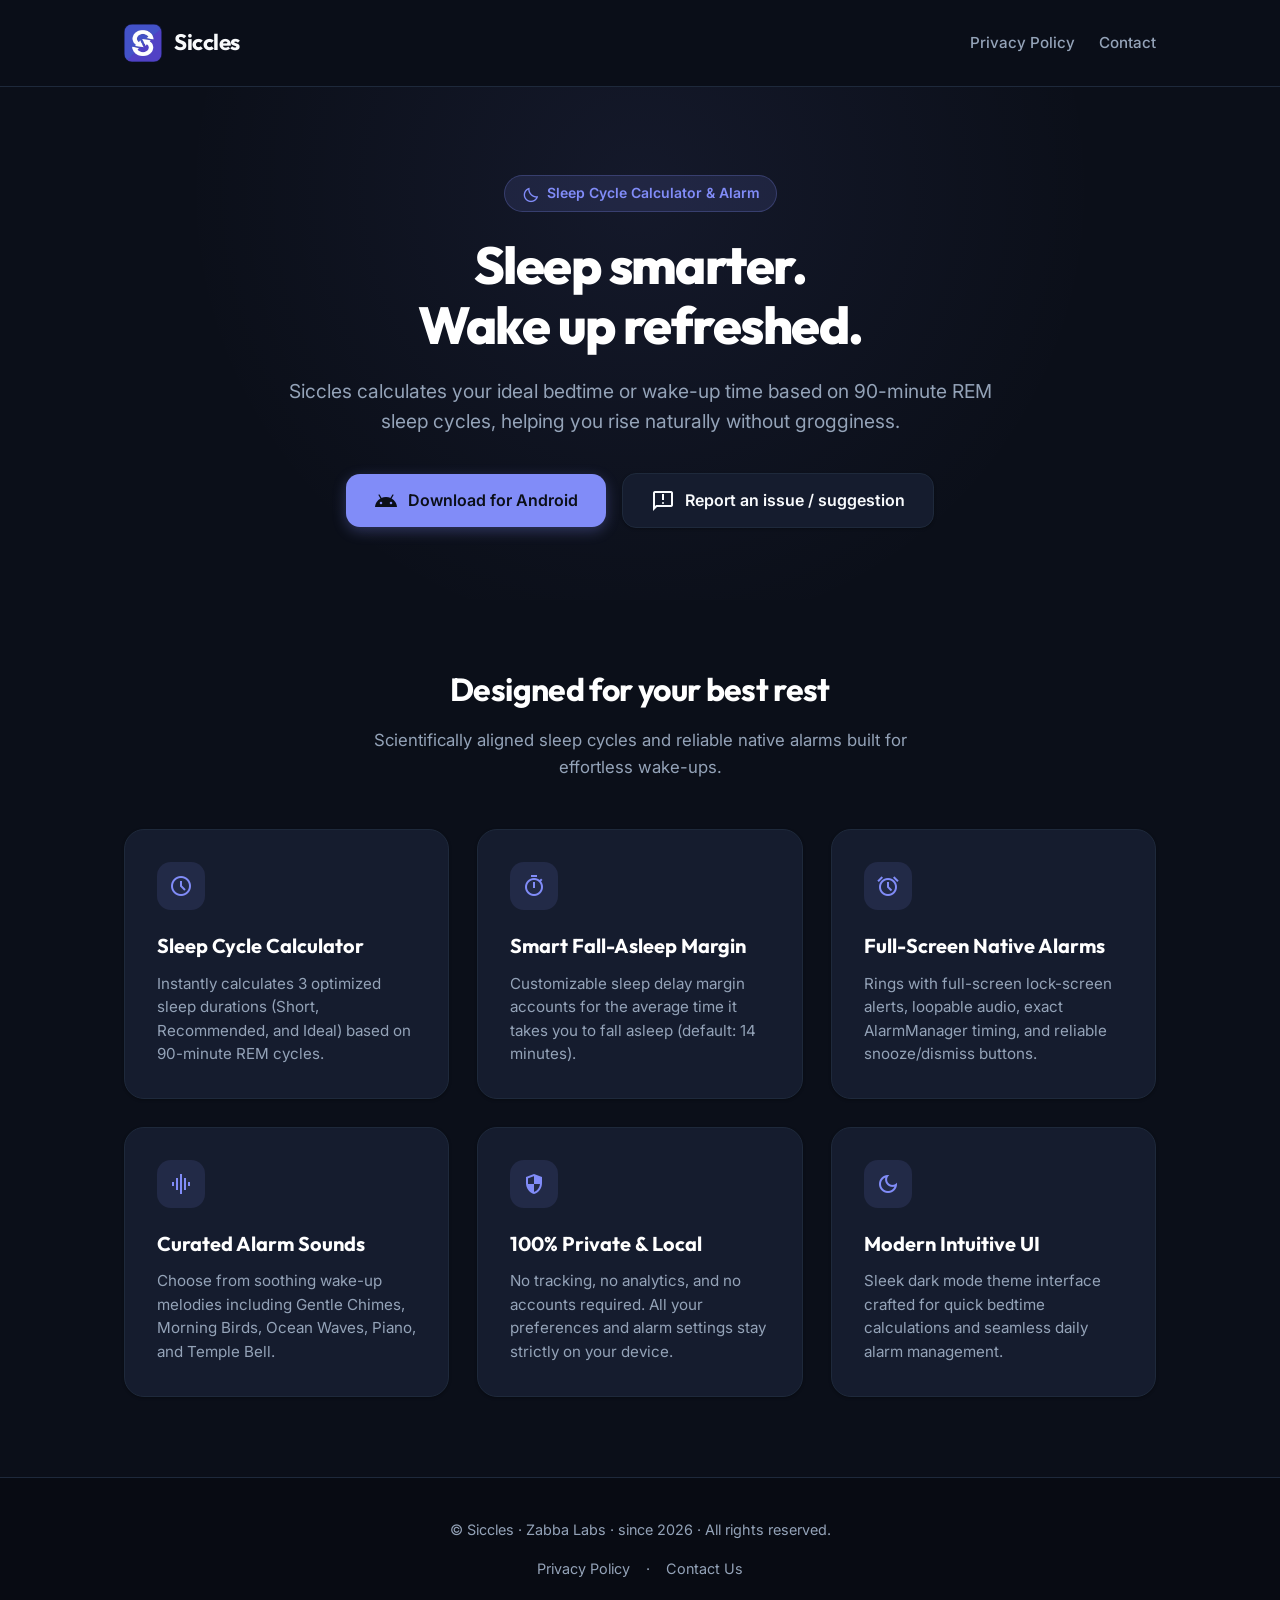
<file: index.html>
<!DOCTYPE html>
<html lang="en">
<head>
  <meta charset="UTF-8" />
  <meta name="viewport" content="width=device-width, initial-scale=1.0" />
  <title>Siccles - Sleep Cycle Calculator & Smart Alarm</title>
  <meta name="description" content="Siccles calculates optimal wake-up and bedtimes based on 90-minute REM sleep cycles so you wake up refreshed and energized every morning." />
  <link rel="icon" type="image/png" href="assets/favicon.png" />
  <link rel="stylesheet" href="style.css" />
  <!-- Google Fonts & Icons -->
  <link rel="preconnect" href="https://fonts.googleapis.com" />
  <link rel="preconnect" href="https://fonts.gstatic.com" crossorigin />
  <link href="https://fonts.googleapis.com/css2?family=Inter:wght@400;500;600&family=Outfit:wght@600;700;800&display=swap" rel="stylesheet" />
  <link rel="stylesheet" href="https://fonts.googleapis.com/css2?family=Material+Symbols+Outlined:opsz,wght,FILL,GRAD@24,400,0,0" />
</head>
<body>

  <!-- Top Navigation Header -->
  <header>
    <div class="container">
      <a href="index.html" class="brand" id="brand-logo-link">
        <img src="assets/logo.png" alt="Siccles Icon" />
        <span>Siccles</span>
      </a>
      <nav>
        <a href="privacy.html" id="nav-privacy">Privacy Policy</a>
        <a href="mailto:zbcdevo@gmail.com" id="nav-contact">Contact</a>
      </nav>
    </div>
  </header>

  <!-- Hero Section -->
  <section class="hero">
    <div class="container">
      <div class="hero-content">
        <div class="hero-badge">
          <span class="material-symbols-outlined" style="font-size: 18px;">bedtime</span>
          Sleep Cycle Calculator & Alarm
        </div>
        <h1>Sleep smarter.<br />Wake up refreshed.</h1>
        <p>
          Siccles calculates your ideal bedtime or wake-up time based on 90-minute REM sleep cycles, helping you rise naturally without grogginess.
        </p>
        <div class="btn-group">
          <a href="#download" class="btn btn-primary" id="hero-cta-download">
            <span class="material-symbols-outlined">android</span>
            Download for Android
          </a>
          <a href="https://github.com/zbcdevo/siccles-page/issues" target="_blank" rel="noopener" class="btn btn-secondary" id="hero-cta-feedback">
            <span class="material-symbols-outlined">feedback</span>
            Report an issue / suggestion
          </a>
        </div>
      </div>
    </div>
  </section>

  <!-- Features Section -->
  <section class="features-section">
    <div class="container">
      <div class="section-header">
        <h2>Designed for your best rest</h2>
        <p>Scientifically aligned sleep cycles and reliable native alarms built for effortless wake-ups.</p>
      </div>

      <div class="grid">
        <div class="card" id="feature-cycles">
          <span class="material-symbols-outlined card-icon">schedule</span>
          <h3>Sleep Cycle Calculator</h3>
          <p>Instantly calculates 3 optimized sleep durations (Short, Recommended, and Ideal) based on 90-minute REM cycles.</p>
        </div>

        <div class="card" id="feature-latency">
          <span class="material-symbols-outlined card-icon">timer</span>
          <h3>Smart Fall-Asleep Margin</h3>
          <p>Customizable sleep delay margin accounts for the average time it takes you to fall asleep (default: 14 minutes).</p>
        </div>

        <div class="card" id="feature-alarm">
          <span class="material-symbols-outlined card-icon">alarm</span>
          <h3>Full-Screen Native Alarms</h3>
          <p>Rings with full-screen lock-screen alerts, loopable audio, exact AlarmManager timing, and reliable snooze/dismiss buttons.</p>
        </div>

        <div class="card" id="feature-sounds">
          <span class="material-symbols-outlined card-icon">graphic_eq</span>
          <h3>Curated Alarm Sounds</h3>
          <p>Choose from soothing wake-up melodies including Gentle Chimes, Morning Birds, Ocean Waves, Piano, and Temple Bell.</p>
        </div>

        <div class="card" id="feature-privacy">
          <span class="material-symbols-outlined card-icon">security</span>
          <h3>100% Private & Local</h3>
          <p>No tracking, no analytics, and no accounts required. All your preferences and alarm settings stay strictly on your device.</p>
        </div>

        <div class="card" id="feature-ui">
          <span class="material-symbols-outlined card-icon">dark_mode</span>
          <h3>Modern Intuitive UI</h3>
          <p>Sleek dark mode theme interface crafted for quick bedtime calculations and seamless daily alarm management.</p>
        </div>
      </div>
    </div>
  </section>

  <!-- Footer Section -->
  <footer>
    <div class="container">
      <div>
        © <a href="index.html">Siccles</a> · <a href="https://zabbalabs.com" target="_blank" rel="noopener">Zabba Labs</a> · since 2026 · All rights reserved.
      </div>
      <div class="footer-links">
        <a href="privacy.html" id="footer-privacy">Privacy Policy</a> ·
        <a href="mailto:zbcdevo@gmail.com" id="footer-contact">Contact Us</a>
      </div>
    </div>
  </footer>

</body>
</html>
</file>
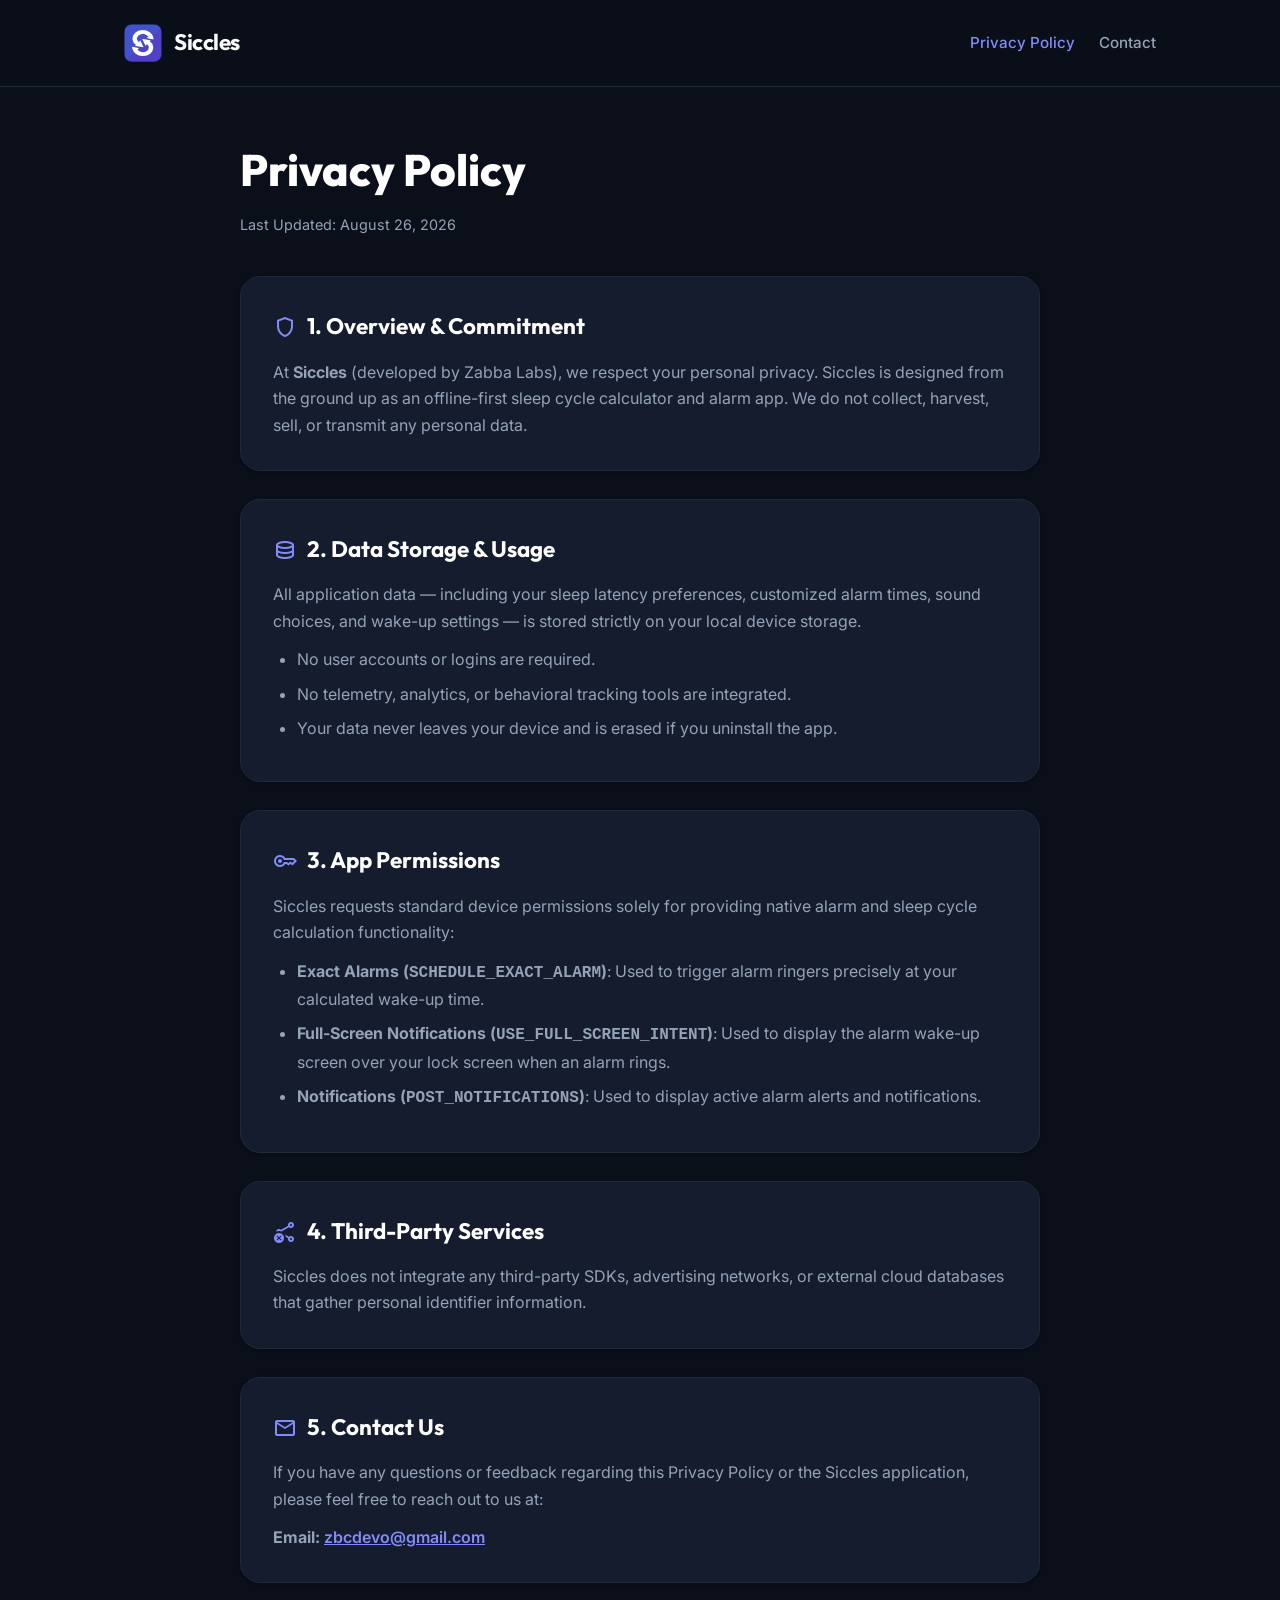
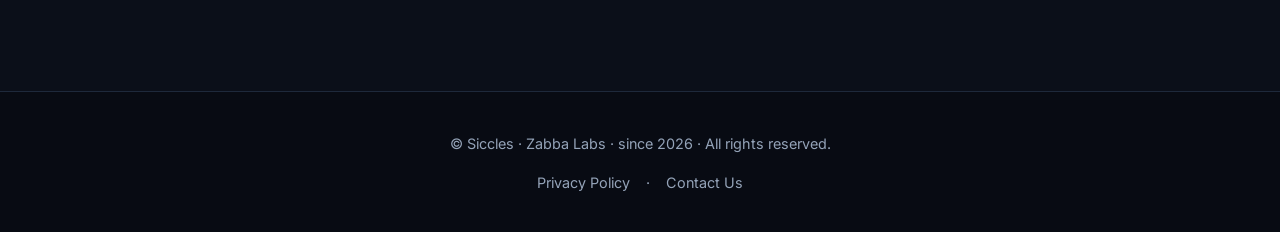
<file: privacy.html>
<!DOCTYPE html>
<html lang="en">
<head>
  <meta charset="UTF-8" />
  <meta name="viewport" content="width=device-width, initial-scale=1.0" />
  <title>Privacy Policy - Siccles</title>
  <meta name="description" content="Privacy Policy for Siccles Sleep Cycle Calculator and Alarm application." />
  <link rel="icon" type="image/png" href="assets/favicon.png" />
  <link rel="stylesheet" href="style.css" />
  <!-- Google Fonts & Icons -->
  <link rel="preconnect" href="https://fonts.googleapis.com" />
  <link rel="preconnect" href="https://fonts.gstatic.com" crossorigin />
  <link href="https://fonts.googleapis.com/css2?family=Inter:wght@400;500;600&family=Outfit:wght@600;700;800&display=swap" rel="stylesheet" />
  <link rel="stylesheet" href="https://fonts.googleapis.com/css2?family=Material+Symbols+Outlined:opsz,wght,FILL,GRAD@24,400,0,0" />
</head>
<body>

  <!-- Top Navigation Header -->
  <header>
    <div class="container">
      <a href="index.html" class="brand" id="brand-logo-link">
        <img src="assets/logo.png" alt="Siccles Icon" />
        <span>Siccles</span>
      </a>
      <nav>
        <a href="privacy.html" id="nav-privacy" style="color: var(--accent);">Privacy Policy</a>
        <a href="mailto:zbcdevo@gmail.com" id="nav-contact">Contact</a>
      </nav>
    </div>
  </header>

  <!-- Privacy Policy Content -->
  <main class="container content-section">
    <h1>Privacy Policy</h1>
    <span class="last-updated">Last Updated: August 26, 2026</span>

    <div class="policy-block">
      <h2>
        <span class="material-symbols-outlined">shield</span>
        1. Overview & Commitment
      </h2>
      <p>
        At <strong>Siccles</strong> (developed by Zabba Labs), we respect your personal privacy. Siccles is designed from the ground up as an offline-first sleep cycle calculator and alarm app. We do not collect, harvest, sell, or transmit any personal data.
      </p>
    </div>

    <div class="policy-block">
      <h2>
        <span class="material-symbols-outlined">database</span>
        2. Data Storage & Usage
      </h2>
      <p>
        All application data — including your sleep latency preferences, customized alarm times, sound choices, and wake-up settings — is stored strictly on your local device storage.
      </p>
      <ul>
        <li>No user accounts or logins are required.</li>
        <li>No telemetry, analytics, or behavioral tracking tools are integrated.</li>
        <li>Your data never leaves your device and is erased if you uninstall the app.</li>
      </ul>
    </div>

    <div class="policy-block">
      <h2>
        <span class="material-symbols-outlined">key</span>
        3. App Permissions
      </h2>
      <p>
        Siccles requests standard device permissions solely for providing native alarm and sleep cycle calculation functionality:
      </p>
      <ul>
        <li><strong>Exact Alarms (<code>SCHEDULE_EXACT_ALARM</code>)</strong>: Used to trigger alarm ringers precisely at your calculated wake-up time.</li>
        <li><strong>Full-Screen Notifications (<code>USE_FULL_SCREEN_INTENT</code>)</strong>: Used to display the alarm wake-up screen over your lock screen when an alarm rings.</li>
        <li><strong>Notifications (<code>POST_NOTIFICATIONS</code>)</strong>: Used to display active alarm alerts and notifications.</li>
      </ul>
    </div>

    <div class="policy-block">
      <h2>
        <span class="material-symbols-outlined">share_off</span>
        4. Third-Party Services
      </h2>
      <p>
        Siccles does not integrate any third-party SDKs, advertising networks, or external cloud databases that gather personal identifier information.
      </p>
    </div>

    <div class="policy-block">
      <h2>
        <span class="material-symbols-outlined">mail</span>
        5. Contact Us
      </h2>
      <p>
        If you have any questions or feedback regarding this Privacy Policy or the Siccles application, please feel free to reach out to us at:
      </p>
      <p style="margin-top: 0.75rem;">
        <strong>Email:</strong> <a href="mailto:zbcdevo@gmail.com" style="color: var(--accent); font-weight: 600;">zbcdevo@gmail.com</a>
      </p>
    </div>
  </main>

  <!-- Footer Section -->
  <footer>
    <div class="container">
      <div>
        © <a href="index.html">Siccles</a> · <a href="https://zabbalabs.com" target="_blank" rel="noopener">Zabba Labs</a> · since 2026 · All rights reserved.
      </div>
      <div class="footer-links">
        <a href="privacy.html" id="footer-privacy">Privacy Policy</a> ·
        <a href="mailto:zbcdevo@gmail.com" id="footer-contact">Contact Us</a>
      </div>
    </div>
  </footer>

</body>
</html>
</file>
<file: style.css>
/* Siccles Landing Page Styles - Dark Mode Theme */

:root {
  --bg: #0b0f19;
  --bg-card: #151c2e;
  --text: #f8fafc;
  --text-muted: #94a3b8;
  --accent: #818cf8;
  --accent-hover: #6366f1;
  --accent-light: rgba(129, 140, 248, 0.12);
  --border: #1e293b;
  --shadow-sm: 0 1px 3px rgba(0, 0, 0, 0.3);
  --shadow-md: 0 4px 12px rgba(0, 0, 0, 0.4);
  --shadow-lg: 0 10px 25px rgba(0, 0, 0, 0.5);
  --radius-sm: 8px;
  --radius-md: 14px;
  --radius-lg: 20px;
  --max-width: 1080px;
}

* {
  margin: 0;
  padding: 0;
  box-sizing: border-box;
}

body {
  font-family: 'Inter', -apple-system, BlinkMacSystemFont, 'Segoe UI', Roboto, sans-serif;
  background-color: var(--bg);
  color: var(--text);
  line-height: 1.6;
  min-height: 100vh;
  display: flex;
  flex-direction: column;
}

.container {
  width: 100%;
  max-width: var(--max-width);
  margin: 0 auto;
  padding: 0 1.5rem;
}

/* Header */
header {
  padding: 1.5rem 0;
  border-bottom: 1px solid var(--border);
  background: var(--bg);
  position: sticky;
  top: 0;
  z-index: 100;
  backdrop-filter: blur(12px);
  background-color: rgba(11, 15, 25, 0.85);
}

header .container {
  display: flex;
  align-items: center;
  justify-content: space-between;
}

.brand {
  display: flex;
  align-items: center;
  gap: 0.75rem;
  text-decoration: none;
  color: var(--text);
}

.brand img {
  width: 38px;
  height: 38px;
  border-radius: var(--radius-sm);
}

.brand span {
  font-family: 'Outfit', sans-serif;
  font-size: 1.4rem;
  font-weight: 700;
  letter-spacing: -0.02em;
}

nav {
  display: flex;
  align-items: center;
  gap: 1.5rem;
}

nav a {
  text-decoration: none;
  color: var(--text-muted);
  font-weight: 500;
  font-size: 0.95rem;
  transition: color 0.2s ease;
}

nav a:hover {
  color: var(--accent);
}

/* Hero Section */
.hero {
  padding: 5.5rem 0 4.5rem;
  text-align: center;
  background: radial-gradient(circle at 50% 20%, rgba(129, 140, 248, 0.08) 0%, transparent 60%);
}

.hero-content {
  max-width: 720px;
  margin: 0 auto;
}

.hero-badge {
  display: inline-flex;
  align-items: center;
  gap: 0.5rem;
  background-color: var(--accent-light);
  color: var(--accent);
  padding: 0.4rem 1rem;
  border-radius: 999px;
  font-size: 0.875rem;
  font-weight: 600;
  margin-bottom: 1.5rem;
  border: 1px solid rgba(129, 140, 248, 0.25);
}

.hero h1 {
  font-family: 'Outfit', sans-serif;
  font-size: 3.25rem;
  font-weight: 800;
  line-height: 1.15;
  letter-spacing: -0.03em;
  color: #ffffff;
  margin-bottom: 1.25rem;
}

.hero p {
  font-size: 1.2rem;
  color: var(--text-muted);
  margin-bottom: 2.25rem;
  line-height: 1.6;
}

.btn-group {
  display: flex;
  align-items: center;
  justify-content: center;
  gap: 1rem;
  flex-wrap: wrap;
}

.btn {
  display: inline-flex;
  align-items: center;
  gap: 0.6rem;
  padding: 0.85rem 1.75rem;
  border-radius: var(--radius-md);
  font-weight: 600;
  font-size: 1rem;
  text-decoration: none;
  transition: all 0.2s ease;
  cursor: pointer;
}

.btn-primary {
  background-color: var(--accent);
  color: #0b0f19;
  box-shadow: 0 4px 14px rgba(129, 140, 248, 0.3);
}

.btn-primary:hover {
  background-color: #a5b4fc;
  transform: translateY(-1px);
  box-shadow: 0 6px 20px rgba(129, 140, 248, 0.45);
}

.btn-secondary {
  background-color: var(--bg-card);
  color: var(--text);
  border: 1px solid var(--border);
  box-shadow: var(--shadow-sm);
}

.btn-secondary:hover {
  border-color: var(--accent);
  color: var(--accent);
  transform: translateY(-1px);
  box-shadow: var(--shadow-md);
}

/* Features Section */
.features-section {
  padding: 4rem 0 5rem;
}

.section-header {
  text-align: center;
  max-width: 600px;
  margin: 0 auto 3rem;
}

.section-header h2 {
  font-family: 'Outfit', sans-serif;
  font-size: 2rem;
  font-weight: 700;
  letter-spacing: -0.02em;
  color: #ffffff;
  margin-bottom: 0.75rem;
}

.section-header p {
  color: var(--text-muted);
  font-size: 1.05rem;
}

.grid {
  display: grid;
  grid-template-columns: repeat(auto-fit, minmax(280px, 1fr));
  gap: 1.75rem;
}

.card {
  background-color: var(--bg-card);
  padding: 2rem;
  border-radius: var(--radius-lg);
  border: 1px solid var(--border);
  box-shadow: var(--shadow-sm);
  transition: all 0.25s ease;
}

.card:hover {
  transform: translateY(-3px);
  box-shadow: var(--shadow-lg);
  border-color: rgba(129, 140, 248, 0.35);
}

.card-icon {
  font-size: 2rem;
  color: var(--accent);
  background-color: var(--accent-light);
  padding: 0.75rem;
  border-radius: var(--radius-md);
  display: inline-block;
  margin-bottom: 1.25rem;
}

.card h3 {
  font-family: 'Outfit', sans-serif;
  font-size: 1.25rem;
  font-weight: 700;
  margin-bottom: 0.6rem;
  color: #ffffff;
}

.card p {
  color: var(--text-muted);
  font-size: 0.95rem;
  line-height: 1.55;
}

/* Privacy Content Section */
.content-section {
  padding: 3rem 0 5rem;
  max-width: 800px;
  margin: 0 auto;
}

.content-section h1 {
  font-family: 'Outfit', sans-serif;
  font-size: 2.75rem;
  font-weight: 800;
  color: #ffffff;
  margin-bottom: 0.5rem;
}

.last-updated {
  color: var(--text-muted);
  font-size: 0.9rem;
  margin-bottom: 2.5rem;
  display: block;
}

.policy-block {
  background-color: var(--bg-card);
  padding: 2rem;
  border-radius: var(--radius-lg);
  border: 1px solid var(--border);
  margin-bottom: 1.75rem;
  box-shadow: var(--shadow-sm);
}

.policy-block h2 {
  font-family: 'Outfit', sans-serif;
  font-size: 1.4rem;
  font-weight: 700;
  margin-bottom: 0.85rem;
  color: #ffffff;
  display: flex;
  align-items: center;
  gap: 0.6rem;
}

.policy-block h2 .material-symbols-outlined {
  color: var(--accent);
}

.policy-block p, .policy-block ul {
  color: var(--text-muted);
  font-size: 1rem;
  line-height: 1.65;
}

.policy-block ul {
  margin-top: 0.75rem;
  padding-left: 1.5rem;
}

.policy-block li {
  margin-bottom: 0.5rem;
}

/* Footer */
footer {
  margin-top: auto;
  padding: 2.5rem 0;
  border-top: 1px solid var(--border);
  background-color: #080b13;
  text-align: center;
  font-size: 0.9rem;
  color: var(--text-muted);
}

footer .container {
  display: flex;
  flex-direction: column;
  align-items: center;
  gap: 1rem;
}

footer a {
  color: var(--text-muted);
  text-decoration: none;
  transition: color 0.2s ease;
}

footer a:hover {
  color: var(--accent);
}

.footer-links {
  display: flex;
  gap: 1rem;
  align-items: center;
}

/* Responsive */
@media (max-width: 640px) {
  .hero h1 {
    font-size: 2.25rem;
  }
  
  .hero p {
    font-size: 1.05rem;
  }
  
  .btn-group {
    flex-direction: column;
    width: 100%;
  }
  
  .btn {
    width: 100%;
    justify-content: center;
  }
}
</file>
